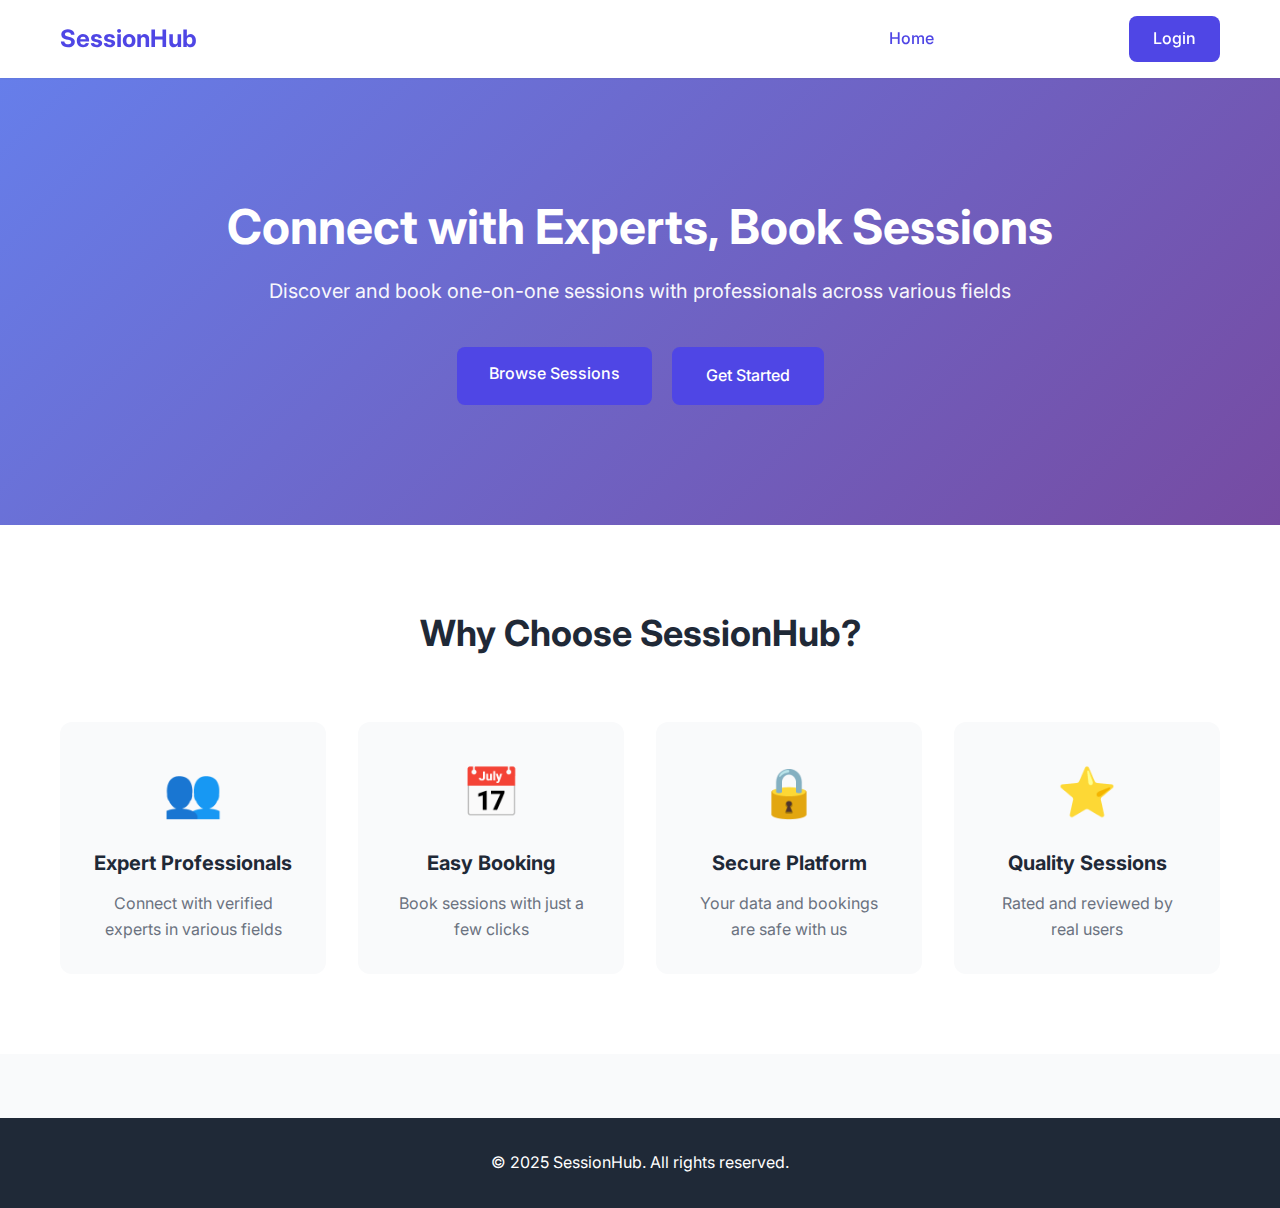
<file: index.html>
<!DOCTYPE html>
<html lang="en">
<head>
    <meta charset="UTF-8">
    <meta name="viewport" content="width=device-width, initial-scale=1.0">
    <title>SessionHub - Book Expert Sessions</title>
    <link rel="stylesheet" href="css/styles.css">
    <link rel="stylesheet" href="css/home.css">
</head>
<body>
    <nav class="navbar">
        <div class="nav-container">
            <div class="logo">SessionHub</div>
            <div class="nav-links">
                <a href="index.html" class="active">Home</a>
                <a href="pages/sessions.html">Browse Sessions</a>
                <a href="pages/login.html" class="btn-primary">Login</a>
            </div>
            <div class="hamburger">
                <span></span>
                <span></span>
                <span></span>
            </div>
        </div>
    </nav>

    <section class="hero">
        <div class="hero-content">
            <h1>Connect with Experts, Book Sessions</h1>
            <p>Discover and book one-on-one sessions with professionals across various fields</p>
            <div class="hero-buttons">
                <a href="pages/sessions.html" class="btn-primary btn-large">Browse Sessions</a>
                <a href="pages/register.html" class="btn-secondary btn-large">Get Started</a>
            </div>
        </div>
    </section>

    <section class="features">
        <div class="container">
            <h2>Why Choose SessionHub?</h2>
            <div class="features-grid">
                <div class="feature-card">
                    <div class="feature-icon">👥</div>
                    <h3>Expert Professionals</h3>
                    <p>Connect with verified experts in various fields</p>
                </div>
                <div class="feature-card">
                    <div class="feature-icon">📅</div>
                    <h3>Easy Booking</h3>
                    <p>Book sessions with just a few clicks</p>
                </div>
                <div class="feature-card">
                    <div class="feature-icon">🔒</div>
                    <h3>Secure Platform</h3>
                    <p>Your data and bookings are safe with us</p>
                </div>
                <div class="feature-card">
                    <div class="feature-icon">⭐</div>
                    <h3>Quality Sessions</h3>
                    <p>Rated and reviewed by real users</p>
                </div>
            </div>
        </div>
    </section>

    <footer class="footer">
        <div class="container">
            <p>&copy; 2025 SessionHub. All rights reserved.</p>
        </div>
    </footer>

    <script src="js/main.js"></script>
</body>
</html>
</file>
<file: css/styles.css>
@import url("https://fonts.googleapis.com/css2?family=Inter:wght@300;400;500;600;700&display=swap");

:root {
  --primary-color: #4f46e5;
  --primary-hover: #4338ca;
  --secondary-color: #10b981;
  --text-primary: #1f2937;
  --text-secondary: #6b7280;
  --bg-primary: #ffffff;
  --bg-secondary: #f9fafb;
  --border-color: #e5e7eb;
  --error-color: #ef4444;
  --success-color: #10b981;
  --shadow-sm: 0 1px 2px 0 rgba(0, 0, 0, 0.05);
  --shadow-md: 0 4px 6px -1px rgba(0, 0, 0, 0.1);
  --shadow-lg: 0 10px 15px -3px rgba(0, 0, 0, 0.1);
}

* {
  margin: 0;
  padding: 0;
  box-sizing: border-box;
}

body {
  font-family: "Inter", sans-serif;
  color: var(--text-primary);
  background-color: var(--bg-secondary);
  line-height: 1.6;
}

.container {
  max-width: 1200px;
  margin: 0 auto;
  padding: 0 20px;
}

/* Navigation */
.navbar {
  background-color: var(--bg-primary);
  box-shadow: var(--shadow-sm);
  position: sticky;
  top: 0;
  z-index: 100;
}

.nav-container {
  max-width: 1200px;
  margin: 0 auto;
  padding: 16px 20px;
  display: flex;
  justify-content: space-between;
  align-items: center;
}

.logo {
  font-size: 24px;
  font-weight: 700;
  color: var(--primary-color);
  cursor: pointer;
}

.nav-links {
  display: flex;
  gap: 32px;
  align-items: center;
}

.nav-links a {
  text-decoration: none;
  color: var(--bg-primary);
  font-weight: 500;
  transition: color 0.3s;
}

.nav-links a.active {
  color: var(--primary-color);
}

.hamburger {
  display: none;
  flex-direction: column;
  gap: 4px;
  cursor: pointer;
}

.hamburger span {
  width: 25px;
  height: 3px;
  background-color: var(--text-primary);
  transition: 0.3s;
}

/* Buttons */
.btn-primary {
  background-color: var(--primary-color);
  color: white;
  padding: 10px 24px;
  border-radius: 8px;
  text-decoration: none;
  font-weight: 500;
  transition: background-color 0.3s;
  border: none;
  cursor: pointer;
  display: inline-block;
  text-align: center;
}

.btn-primary:hover {
  background-color: var(--primary-hover);
}

.btn-primary:disabled,
.btn-primary.disabled {
  background-color: var(--text-secondary);
  cursor: not-allowed;
  opacity: 0.6;
}

.btn-secondary {
  background-color: var(--primary-color);
  color: white;
  padding: 10px 24px;
  border-radius: 8px;
  text-decoration: none;
  font-weight: 500;
  border: 2px solid var(--primary-color);
  transition: all 0.3s;
  cursor: pointer;
  display: inline-block;
  text-align: center;
}

.btn-secondary:hover {
  background-color: var(--primary-hover);
}

.btn-large {
  padding: 14px 32px;
  font-size: 16px;
}

.btn-full {
  width: 100%;
}

.btn-danger {
  background-color: var(--error-color);
  color: white;
  padding: 10px 24px;
  border-radius: 8px;
  border: none;
  cursor: pointer;
  font-weight: 500;
  transition: opacity 0.3s;
}

.btn-danger:hover {
  opacity: 0.9;
}

/* Footer */
.footer {
  background-color: var(--text-primary);
  color: white;
  padding: 32px 0;
  margin-top: 64px;
  text-align: center;
}

/* Loading States */
.loading {
  display: flex;
  justify-content: center;
  align-items: center;
  padding: 40px;
}

.spinner {
  width: 40px;
  height: 40px;
  border: 4px solid var(--border-color);
  border-top-color: var(--primary-color);
  border-radius: 50%;
  animation: spin 1s linear infinite;
}

@keyframes spin {
  to {
    transform: rotate(360deg);
  }
}

/* Responsive */
@media (max-width: 768px) {
  .nav-links {
    display: none;
    position: absolute;
    top: 100%;
    left: 0;
    right: 0;
    background-color: var(--bg-primary);
    flex-direction: column;
    padding: 20px;
    box-shadow: var(--shadow-md);
    gap: 16px;
  }

  .nav-links.active {
    display: flex;
  }

  .hamburger {
    display: flex;
  }

  .hamburger.active span:nth-child(1) {
    transform: rotate(45deg) translate(5px, 5px);
  }

  .hamburger.active span:nth-child(2) {
    opacity: 0;
  }

  .hamburger.active span:nth-child(3) {
    transform: rotate(-45deg) translate(7px, -6px);
  }
}

@media (max-width: 480px) {
  .logo {
    font-size: 20px;
  }

  .btn-large {
    padding: 12px 24px;
    font-size: 14px;
  }
}
</file>
<file: css/home.css>
/* Hero Section */
.hero {
  background: linear-gradient(135deg, #667eea 0%, #764ba2 100%);
  color: white;
  padding: 120px 20px;
  text-align: center;
}

.hero-content h1 {
  font-size: 48px;
  font-weight: 700;
  margin-bottom: 20px;
  line-height: 1.2;
}

.hero-content p {
  font-size: 20px;
  margin-bottom: 40px;
  opacity: 0.95;
}

.hero-buttons {
  display: flex;
  gap: 20px;
  justify-content: center;
  flex-wrap: wrap;
}

/* Features Section */
.features {
  padding: 80px 20px;
  background-color: var(--bg-primary);
}

.features h2 {
  text-align: center;
  font-size: 36px;
  margin-bottom: 60px;
  color: var(--text-primary);
}

.features-grid {
  display: grid;
  grid-template-columns: repeat(auto-fit, minmax(250px, 1fr));
  gap: 32px;
}

.feature-card {
  background-color: var(--bg-secondary);
  padding: 32px;
  border-radius: 12px;
  text-align: center;
  transition: transform 0.3s, box-shadow 0.3s;
}

.feature-card:hover {
  transform: translateY(-5px);
  box-shadow: var(--shadow-lg);
}

.feature-icon {
  font-size: 48px;
  margin-bottom: 16px;
}

.feature-card h3 {
  font-size: 20px;
  margin-bottom: 12px;
  color: var(--text-primary);
}

.feature-card p {
  color: var(--text-secondary);
  line-height: 1.6;
}

/* Responsive */
@media (max-width: 768px) {
  .hero-content h1 {
    font-size: 32px;
  }

  .hero-content p {
    font-size: 16px;
  }

  .features h2 {
    font-size: 28px;
  }
}
</file>
